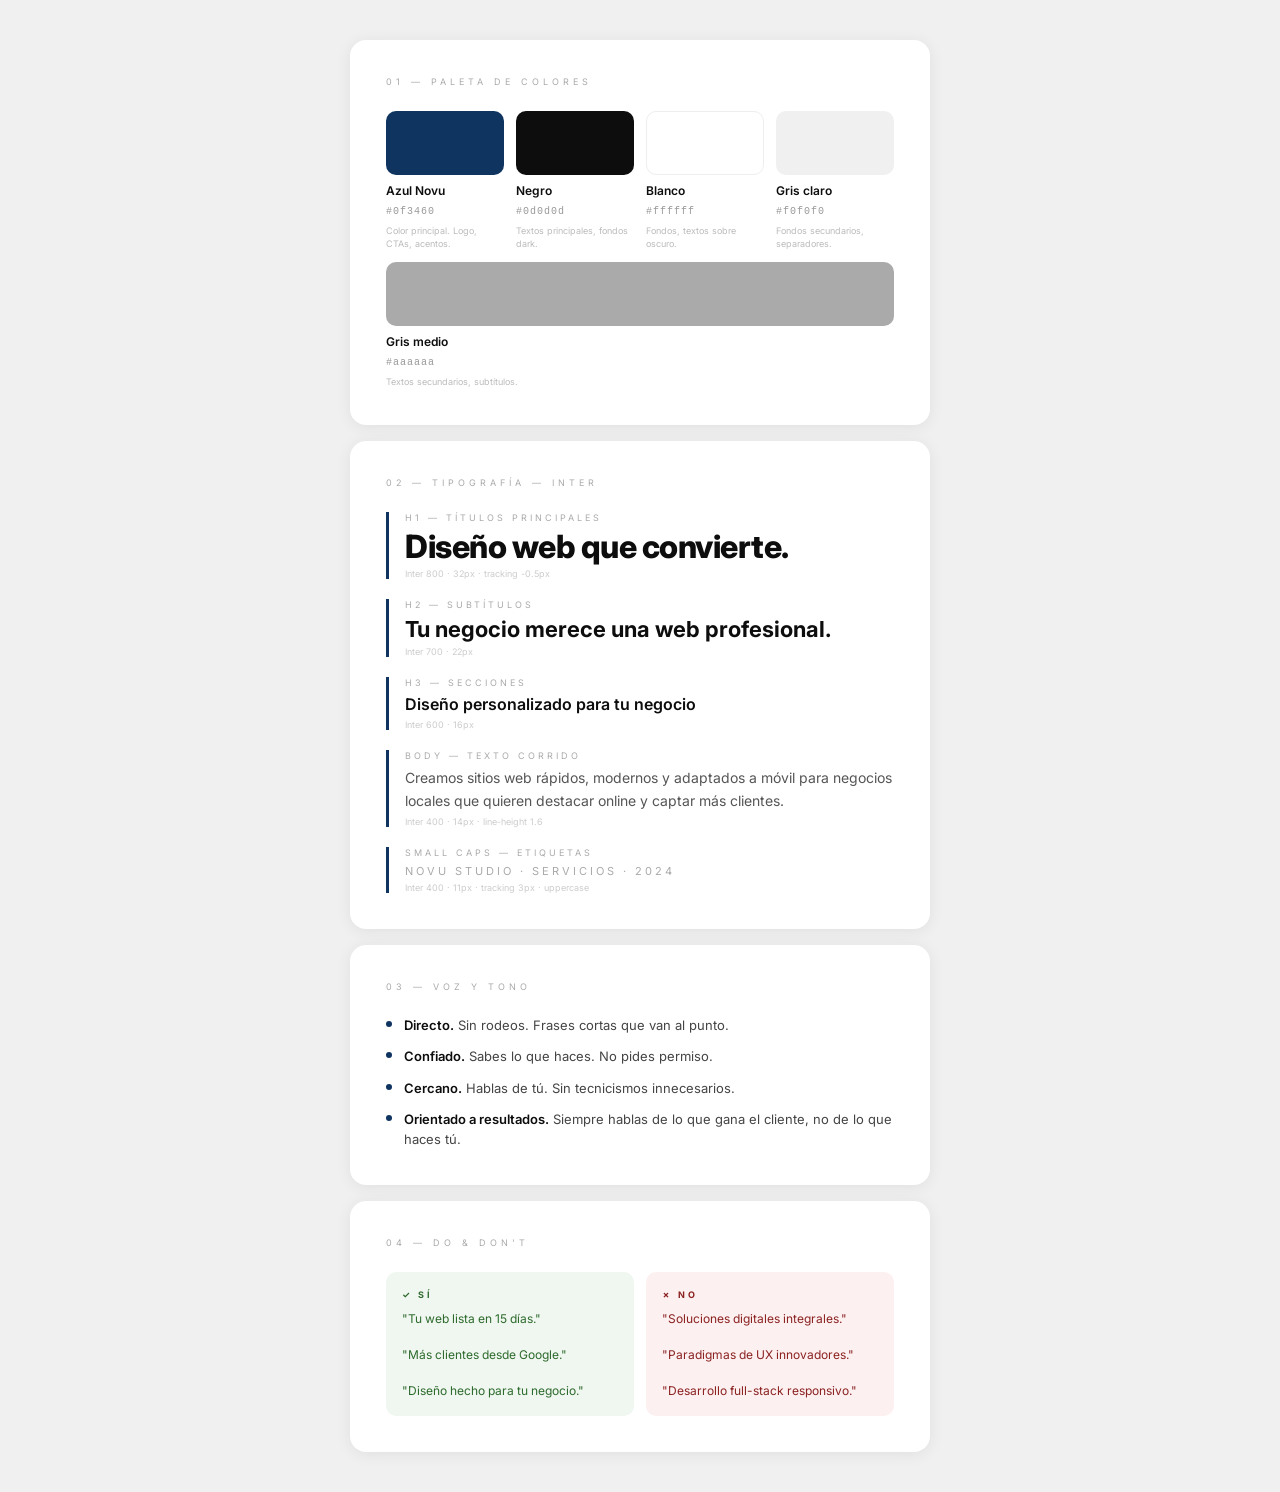
<file: Brand/brand_guide.html>
<!DOCTYPE html>
<html>
<head>
<meta charset="UTF-8">
<link href="https://fonts.googleapis.com/css2?family=Inter:wght@300;400;500;600;700;800&display=swap" rel="stylesheet">
<style>
  * { margin: 0; padding: 0; box-sizing: border-box; }
  body {
    background: #f0f0f0;
    font-family: 'Inter', sans-serif;
    display: flex;
    flex-direction: column;
    align-items: center;
    padding: 40px 20px;
    gap: 16px;
    color: #0d0d0d;
  }

  .section {
    background: white;
    border-radius: 16px;
    padding: 36px;
    width: 100%;
    max-width: 580px;
    box-shadow: 0 2px 16px rgba(0,0,0,0.07);
  }

  .section-title {
    font-size: 9px;
    letter-spacing: 4px;
    text-transform: uppercase;
    color: #aaa;
    margin-bottom: 24px;
  }

  /* COLORES */
  .colors {
    display: flex;
    gap: 12px;
    flex-wrap: wrap;
  }
  .color-item {
    display: flex;
    flex-direction: column;
    gap: 8px;
    flex: 1;
    min-width: 100px;
  }
  .swatch {
    height: 64px;
    border-radius: 10px;
    width: 100%;
  }
  .color-name {
    font-size: 12px;
    font-weight: 600;
    color: #0d0d0d;
  }
  .color-hex {
    font-size: 10px;
    color: #999;
    font-family: monospace;
    letter-spacing: 1px;
  }
  .color-use {
    font-size: 9px;
    color: #bbb;
    line-height: 1.4;
  }

  /* TIPOGRAFÍA */
  .type-row {
    display: flex;
    flex-direction: column;
    gap: 20px;
  }
  .type-item {
    border-left: 3px solid #0f3460;
    padding-left: 16px;
  }
  .type-label {
    font-size: 9px;
    letter-spacing: 3px;
    text-transform: uppercase;
    color: #aaa;
    margin-bottom: 6px;
  }
  .type-preview-h1 { font-size: 32px; font-weight: 800; line-height: 1.1; letter-spacing: -0.5px; }
  .type-preview-h2 { font-size: 22px; font-weight: 700; line-height: 1.2; }
  .type-preview-h3 { font-size: 16px; font-weight: 600; line-height: 1.3; }
  .type-preview-body { font-size: 14px; font-weight: 400; line-height: 1.6; color: #555; }
  .type-preview-small { font-size: 11px; font-weight: 400; letter-spacing: 3px; text-transform: uppercase; color: #aaa; }
  .type-meta { font-size: 9px; color: #ccc; margin-top: 4px; }

  /* ESPACIADO */
  .spacing-row {
    display: flex;
    align-items: flex-end;
    gap: 12px;
  }
  .space-item {
    display: flex;
    flex-direction: column;
    align-items: center;
    gap: 6px;
  }
  .space-block {
    background: #0f3460;
    width: 100%;
    border-radius: 4px;
    opacity: 0.15;
  }
  .space-label { font-size: 9px; color: #aaa; letter-spacing: 1px; }
  .space-px { font-size: 9px; color: #ccc; font-family: monospace; }

  /* VOZ */
  .voice-row { display: flex; flex-direction: column; gap: 12px; }
  .voice-item {
    display: flex;
    gap: 12px;
    align-items: flex-start;
  }
  .voice-dot {
    width: 6px;
    height: 6px;
    border-radius: 50%;
    background: #0f3460;
    margin-top: 5px;
    flex-shrink: 0;
  }
  .voice-text { font-size: 13px; line-height: 1.5; color: #444; }
  .voice-text span { font-weight: 600; color: #0d0d0d; }

  /* DO / DONT */
  .do-dont {
    display: grid;
    grid-template-columns: 1fr 1fr;
    gap: 12px;
  }
  .do, .dont {
    border-radius: 10px;
    padding: 16px;
    font-size: 12px;
    line-height: 1.5;
  }
  .do { background: #f0f7f0; color: #2d6a2d; }
  .dont { background: #fdf0f0; color: #8b2222; }
  .do-label, .dont-label {
    font-size: 9px;
    letter-spacing: 3px;
    text-transform: uppercase;
    font-weight: 700;
    margin-bottom: 8px;
  }
  .do-label { color: #2d6a2d; }
  .dont-label { color: #8b2222; }
</style>
</head>
<body>

<!-- COLORES -->
<div class="section">
  <div class="section-title">01 — Paleta de colores</div>
  <div class="colors">
    <div class="color-item">
      <div class="swatch" style="background:#0f3460; opacity:1;"></div>
      <div class="color-name">Azul Novu</div>
      <div class="color-hex">#0f3460</div>
      <div class="color-use">Color principal. Logo, CTAs, acentos.</div>
    </div>
    <div class="color-item">
      <div class="swatch" style="background:#0d0d0d;"></div>
      <div class="color-name">Negro</div>
      <div class="color-hex">#0d0d0d</div>
      <div class="color-use">Textos principales, fondos dark.</div>
    </div>
    <div class="color-item">
      <div class="swatch" style="background:#ffffff; border: 1px solid #eee;"></div>
      <div class="color-name">Blanco</div>
      <div class="color-hex">#ffffff</div>
      <div class="color-use">Fondos, textos sobre oscuro.</div>
    </div>
    <div class="color-item">
      <div class="swatch" style="background:#f0f0f0;"></div>
      <div class="color-name">Gris claro</div>
      <div class="color-hex">#f0f0f0</div>
      <div class="color-use">Fondos secundarios, separadores.</div>
    </div>
    <div class="color-item">
      <div class="swatch" style="background:#aaaaaa;"></div>
      <div class="color-name">Gris medio</div>
      <div class="color-hex">#aaaaaa</div>
      <div class="color-use">Textos secundarios, subtítulos.</div>
    </div>
  </div>
</div>

<!-- TIPOGRAFÍA -->
<div class="section">
  <div class="section-title">02 — Tipografía — Inter</div>
  <div class="type-row">
    <div class="type-item">
      <div class="type-label">H1 — Títulos principales</div>
      <div class="type-preview-h1">Diseño web que convierte.</div>
      <div class="type-meta">Inter 800 · 32px · tracking -0.5px</div>
    </div>
    <div class="type-item">
      <div class="type-label">H2 — Subtítulos</div>
      <div class="type-preview-h2">Tu negocio merece una web profesional.</div>
      <div class="type-meta">Inter 700 · 22px</div>
    </div>
    <div class="type-item">
      <div class="type-label">H3 — Secciones</div>
      <div class="type-preview-h3">Diseño personalizado para tu negocio</div>
      <div class="type-meta">Inter 600 · 16px</div>
    </div>
    <div class="type-item">
      <div class="type-label">Body — Texto corrido</div>
      <div class="type-preview-body">Creamos sitios web rápidos, modernos y adaptados a móvil para negocios locales que quieren destacar online y captar más clientes.</div>
      <div class="type-meta">Inter 400 · 14px · line-height 1.6</div>
    </div>
    <div class="type-item">
      <div class="type-label">Small caps — Etiquetas</div>
      <div class="type-preview-small">Novu Studio · Servicios · 2024</div>
      <div class="type-meta">Inter 400 · 11px · tracking 3px · uppercase</div>
    </div>
  </div>
</div>

<!-- VOZ Y TONO -->
<div class="section">
  <div class="section-title">03 — Voz y tono</div>
  <div class="voice-row">
    <div class="voice-item">
      <div class="voice-dot"></div>
      <div class="voice-text"><span>Directo.</span> Sin rodeos. Frases cortas que van al punto.</div>
    </div>
    <div class="voice-item">
      <div class="voice-dot"></div>
      <div class="voice-text"><span>Confiado.</span> Sabes lo que haces. No pides permiso.</div>
    </div>
    <div class="voice-item">
      <div class="voice-dot"></div>
      <div class="voice-text"><span>Cercano.</span> Hablas de tú. Sin tecnicismos innecesarios.</div>
    </div>
    <div class="voice-item">
      <div class="voice-dot"></div>
      <div class="voice-text"><span>Orientado a resultados.</span> Siempre hablas de lo que gana el cliente, no de lo que haces tú.</div>
    </div>
  </div>
</div>

<!-- DO / DON'T -->
<div class="section">
  <div class="section-title">04 — Do & Don't</div>
  <div class="do-dont">
    <div class="do">
      <div class="do-label">✓ Sí</div>
      "Tu web lista en 15 días."<br><br>
      "Más clientes desde Google."<br><br>
      "Diseño hecho para tu negocio."
    </div>
    <div class="dont">
      <div class="dont-label">✗ No</div>
      "Soluciones digitales integrales."<br><br>
      "Paradigmas de UX innovadores."<br><br>
      "Desarrollo full-stack responsivo."
    </div>
  </div>
</div>

</body>
</html>
</file>
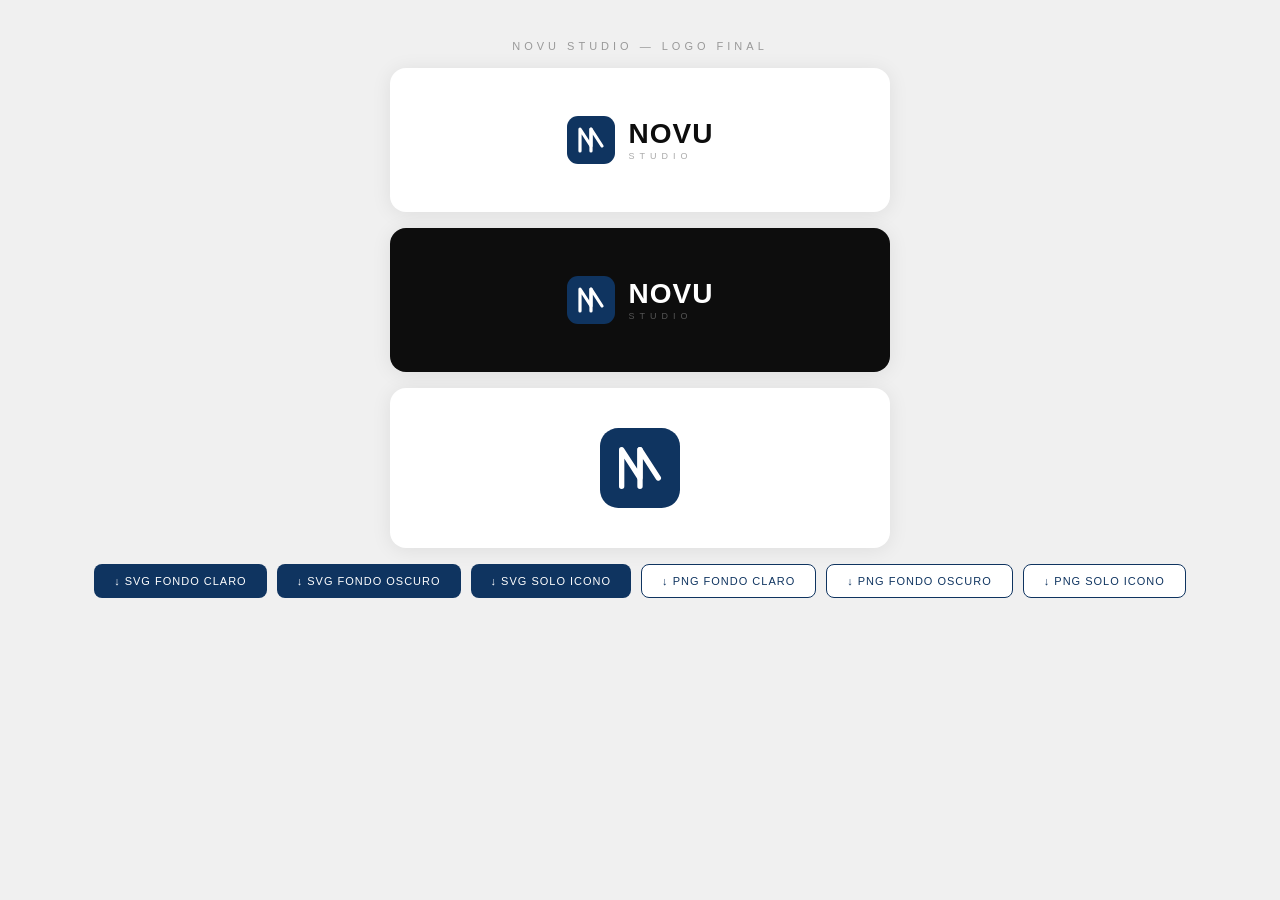
<file: Logo/logo_final.html>
<!DOCTYPE html>
<html>
<head>
<meta charset="UTF-8">
<style>
  * { margin: 0; padding: 0; box-sizing: border-box; }
  body {
    background: #f0f0f0;
    font-family: 'Helvetica Neue', Helvetica, Arial, sans-serif;
    display: flex;
    flex-direction: column;
    align-items: center;
    padding: 40px 20px;
    gap: 16px;
  }
  h2 {
    font-size: 11px;
    letter-spacing: 4px;
    text-transform: uppercase;
    color: #999;
    font-weight: 400;
  }
  .card {
    background: white;
    border-radius: 16px;
    padding: 48px 60px;
    display: flex;
    align-items: center;
    justify-content: center;
    width: 100%;
    max-width: 500px;
    box-shadow: 0 2px 20px rgba(0,0,0,0.08);
  }
  .card.dark { background: #0d0d0d; }
  .card.mid { background: #0f3460; }

  .logo {
    display: flex;
    align-items: center;
    gap: 14px;
  }
  .wordmark {
    display: flex;
    flex-direction: column;
    gap: 3px;
  }
  .name {
    font-size: 28px;
    font-weight: 800;
    letter-spacing: 1px;
    color: #0d0d0d;
    line-height: 1;
  }
  .dark .name, .mid .name { color: white; }
  .sub {
    font-size: 9px;
    letter-spacing: 5px;
    text-transform: uppercase;
    color: #aaa;
    font-weight: 400;
  }
  .dark .sub { color: #555; }
  .mid .sub { color: rgba(255,255,255,0.4); }

  .btn-row {
    display: flex;
    gap: 10px;
    flex-wrap: wrap;
    justify-content: center;
  }
  button {
    background: #0f3460;
    color: white;
    border: none;
    border-radius: 8px;
    padding: 10px 20px;
    font-size: 11px;
    letter-spacing: 1px;
    text-transform: uppercase;
    cursor: pointer;
    font-family: inherit;
    transition: opacity 0.2s;
  }
  button:hover { opacity: 0.85; }
  button.outline {
    background: white;
    color: #0f3460;
    border: 1.5px solid #0f3460;
  }
</style>
</head>
<body>

<h2>Novu Studio — Logo Final</h2>

<!-- LIGHT -->
<div class="card" id="card-light">
  <div class="logo">
    <svg width="48" height="48" viewBox="0 0 48 48" fill="none" xmlns="http://www.w3.org/2000/svg">
      <rect width="48" height="48" rx="11" fill="#0f3460"/>
      <path d="M13 35V13L24 30V13" stroke="white" stroke-width="3.2" stroke-linecap="round" stroke-linejoin="round"/>
      <path d="M24 35V13L35 30" stroke="white" stroke-width="3.2" stroke-linecap="round" stroke-linejoin="round"/>
    </svg>
    <div class="wordmark">
      <div class="name">NOVU</div>
      <div class="sub">Studio</div>
    </div>
  </div>
</div>

<!-- DARK -->
<div class="card dark" id="card-dark">
  <div class="logo dark">
    <svg width="48" height="48" viewBox="0 0 48 48" fill="none" xmlns="http://www.w3.org/2000/svg">
      <rect width="48" height="48" rx="11" fill="#0f3460"/>
      <path d="M13 35V13L24 30V13" stroke="white" stroke-width="3.2" stroke-linecap="round" stroke-linejoin="round"/>
      <path d="M24 35V13L35 30" stroke="white" stroke-width="3.2" stroke-linecap="round" stroke-linejoin="round"/>
    </svg>
    <div class="wordmark">
      <div class="name">NOVU</div>
      <div class="sub">Studio</div>
    </div>
  </div>
</div>

<!-- SOLO ICONO -->
<div class="card" id="card-icon" style="padding: 40px;">
  <svg width="80" height="80" viewBox="0 0 48 48" fill="none" xmlns="http://www.w3.org/2000/svg">
    <rect width="48" height="48" rx="11" fill="#0f3460"/>
    <path d="M13 35V13L24 30V13" stroke="white" stroke-width="3.2" stroke-linecap="round" stroke-linejoin="round"/>
    <path d="M24 35V13L35 30" stroke="white" stroke-width="3.2" stroke-linecap="round" stroke-linejoin="round"/>
  </svg>
</div>

<div class="btn-row">
  <button onclick="downloadSVG('light')">↓ SVG Fondo Claro</button>
  <button onclick="downloadSVG('dark')">↓ SVG Fondo Oscuro</button>
  <button onclick="downloadSVG('icon')">↓ SVG Solo Icono</button>
  <button class="outline" onclick="downloadPNG('light')">↓ PNG Fondo Claro</button>
  <button class="outline" onclick="downloadPNG('dark')">↓ PNG Fondo Oscuro</button>
  <button class="outline" onclick="downloadPNG('icon')">↓ PNG Solo Icono</button>
</div>

<script>
const svgs = {
  light: `<svg width="240" height="72" viewBox="0 0 240 72" fill="none" xmlns="http://www.w3.org/2000/svg">
  <rect width="240" height="72" fill="white"/>
  <rect x="12" y="12" width="48" height="48" rx="11" fill="#0f3460"/>
  <path d="M25 55V17L36 42V17" stroke="white" stroke-width="3.2" stroke-linecap="round" stroke-linejoin="round"/>
  <path d="M36 55V17L47 42" stroke="white" stroke-width="3.2" stroke-linecap="round" stroke-linejoin="round"/>
  <text x="74" y="42" font-family="Helvetica Neue, Helvetica, Arial, sans-serif" font-weight="800" font-size="26" fill="#0d0d0d" letter-spacing="1">NOVU</text>
  <text x="75" y="55" font-family="Helvetica Neue, Helvetica, Arial, sans-serif" font-weight="400" font-size="9" fill="#aaaaaa" letter-spacing="5">STUDIO</text>
</svg>`,
  dark: `<svg width="240" height="72" viewBox="0 0 240 72" fill="none" xmlns="http://www.w3.org/2000/svg">
  <rect width="240" height="72" fill="#0d0d0d"/>
  <rect x="12" y="12" width="48" height="48" rx="11" fill="#0f3460"/>
  <path d="M25 55V17L36 42V17" stroke="white" stroke-width="3.2" stroke-linecap="round" stroke-linejoin="round"/>
  <path d="M36 55V17L47 42" stroke="white" stroke-width="3.2" stroke-linecap="round" stroke-linejoin="round"/>
  <text x="74" y="42" font-family="Helvetica Neue, Helvetica, Arial, sans-serif" font-weight="800" font-size="26" fill="white" letter-spacing="1">NOVU</text>
  <text x="75" y="55" font-family="Helvetica Neue, Helvetica, Arial, sans-serif" font-weight="400" font-size="9" fill="#555555" letter-spacing="5">STUDIO</text>
</svg>`,
  icon: `<svg width="80" height="80" viewBox="0 0 48 48" fill="none" xmlns="http://www.w3.org/2000/svg">
  <rect width="48" height="48" rx="11" fill="#0f3460"/>
  <path d="M13 35V13L24 30V13" stroke="white" stroke-width="3.2" stroke-linecap="round" stroke-linejoin="round"/>
  <path d="M24 35V13L35 30" stroke="white" stroke-width="3.2" stroke-linecap="round" stroke-linejoin="round"/>
</svg>`
};

function downloadSVG(type) {
  const blob = new Blob([svgs[type]], { type: 'image/svg+xml' });
  const a = document.createElement('a');
  a.href = URL.createObjectURL(blob);
  a.download = `novu-studio-${type}.svg`;
  a.click();
}

function downloadPNG(type) {
  const svg = svgs[type];
  const img = new Image();
  const blob = new Blob([svg], { type: 'image/svg+xml' });
  const url = URL.createObjectURL(blob);
  img.onload = () => {
    const scale = 4;
    const canvas = document.createElement('canvas');
    canvas.width = img.width * scale;
    canvas.height = img.height * scale;
    const ctx = canvas.getContext('2d');
    ctx.scale(scale, scale);
    ctx.drawImage(img, 0, 0);
    const a = document.createElement('a');
    a.download = `novu-studio-${type}.png`;
    a.href = canvas.toDataURL('image/png');
    a.click();
    URL.revokeObjectURL(url);
  };
  img.src = url;
}
</script>
</body>
</html>
</file>
